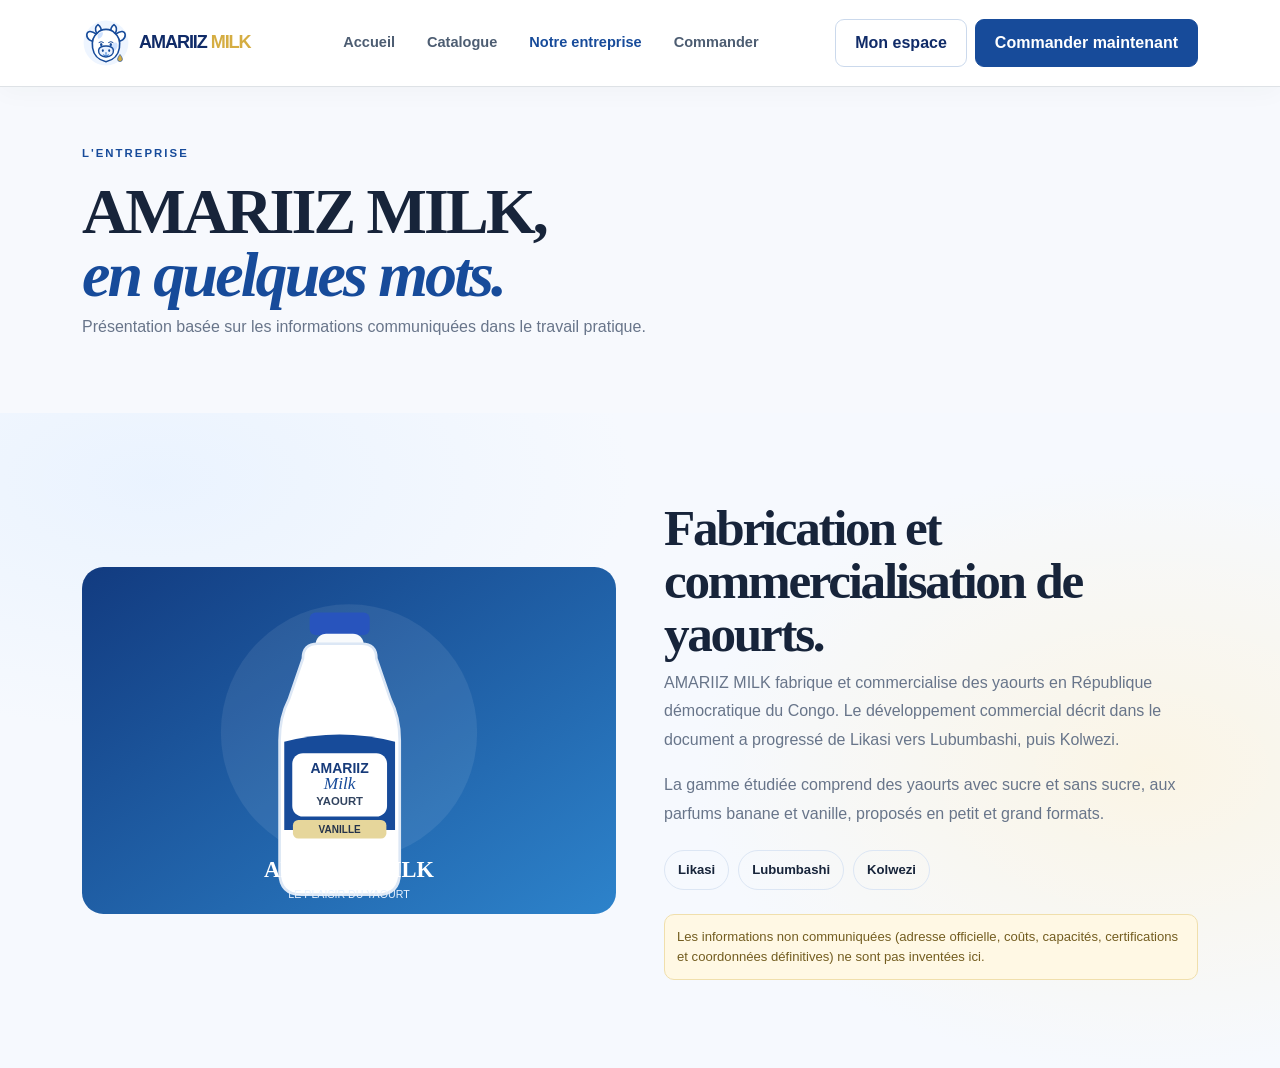
<file: interface AMARIIZ/pages/a-propos.html>
<!doctype html><html lang="fr"><head><meta charset="utf-8"><meta name="viewport" content="width=device-width,initial-scale=1"><title>À propos | AMARIIZ MILK</title><link href="https://cdn.jsdelivr.net/npm/bootstrap@5.3.3/dist/css/bootstrap.min.css" rel="stylesheet"><link rel="stylesheet" href="../assets/css/style.css"></head><body><nav class="navbar navbar-expand-lg navbar-light bg-white sticky-top border-bottom"><div class="container"><a class="navbar-brand brand" href="../index.html"><img src="../assets/images/vache-amariiz.svg?v=4" alt="Emblème vache AMARIIZ"><span>AMARIIZ <em>MILK</em></span></a><button class="navbar-toggler" type="button" data-bs-toggle="collapse" data-bs-target="#amariizMainNav" aria-controls="amariizMainNav" aria-expanded="false" aria-label="Ouvrir le menu"><span class="navbar-toggler-icon"></span></button><div class="collapse navbar-collapse" id="amariizMainNav"><ul class="navbar-nav mx-auto gap-lg-3"><li class="nav-item"><a class="nav-link" href="../index.html">Accueil</a></li><li class="nav-item"><a class="nav-link "  href="catalogue.html">Catalogue</a></li><li class="nav-item"><a class="nav-link active" aria-current="page" href="a-propos.html">Notre entreprise</a></li><li class="nav-item"><a class="nav-link "  href="commander.html">Commander</a></li></ul><a class="btn btn-outline-brand me-lg-2 mb-2 mb-lg-0" href="connexion.html">Mon espace</a><a class="btn btn-brand" href="commander.html">Commander maintenant</a></div></div></nav><header class="page-hero"><div class="container"><div class="eyebrow">L'ENTREPRISE</div><h1>AMARIIZ MILK,<br><i>en quelques mots.</i></h1><p>Présentation basée sur les informations communiquées dans le travail pratique.</p></div></header><main class="section-space"><div class="container"><div class="row g-5 align-items-center"><div class="col-lg-6"><img class="w-100 rounded-4" src="../assets/images/catalogue-amariiz-reference.svg" alt="Catalogue commercial AMARIIZ MILK"></div><div class="col-lg-6"><h2>Fabrication et commercialisation de yaourts.</h2><p class="muted">AMARIIZ MILK fabrique et commercialise des yaourts en République démocratique du Congo. Le développement commercial décrit dans le document a progressé de Likasi vers Lubumbashi, puis Kolwezi.</p><p class="muted">La gamme étudiée comprend des yaourts avec sucre et sans sucre, aux parfums banane et vanille, proposés en petit et grand formats.</p><div class="city-list"><span>Likasi</span><span>Lubumbashi</span><span>Kolwezi</span></div><div class="notice mt-4">Les informations non communiquées (adresse officielle, coûts, capacités, certifications et coordonnées définitives) ne sont pas inventées ici.</div></div></div></div></main><script src="../assets/js/app.js?v=amariiz-live-dashboard-20261113-v4"></script><script src="https://cdn.jsdelivr.net/npm/bootstrap@5.3.3/dist/js/bootstrap.bundle.min.js"></script></body></html>
</file>
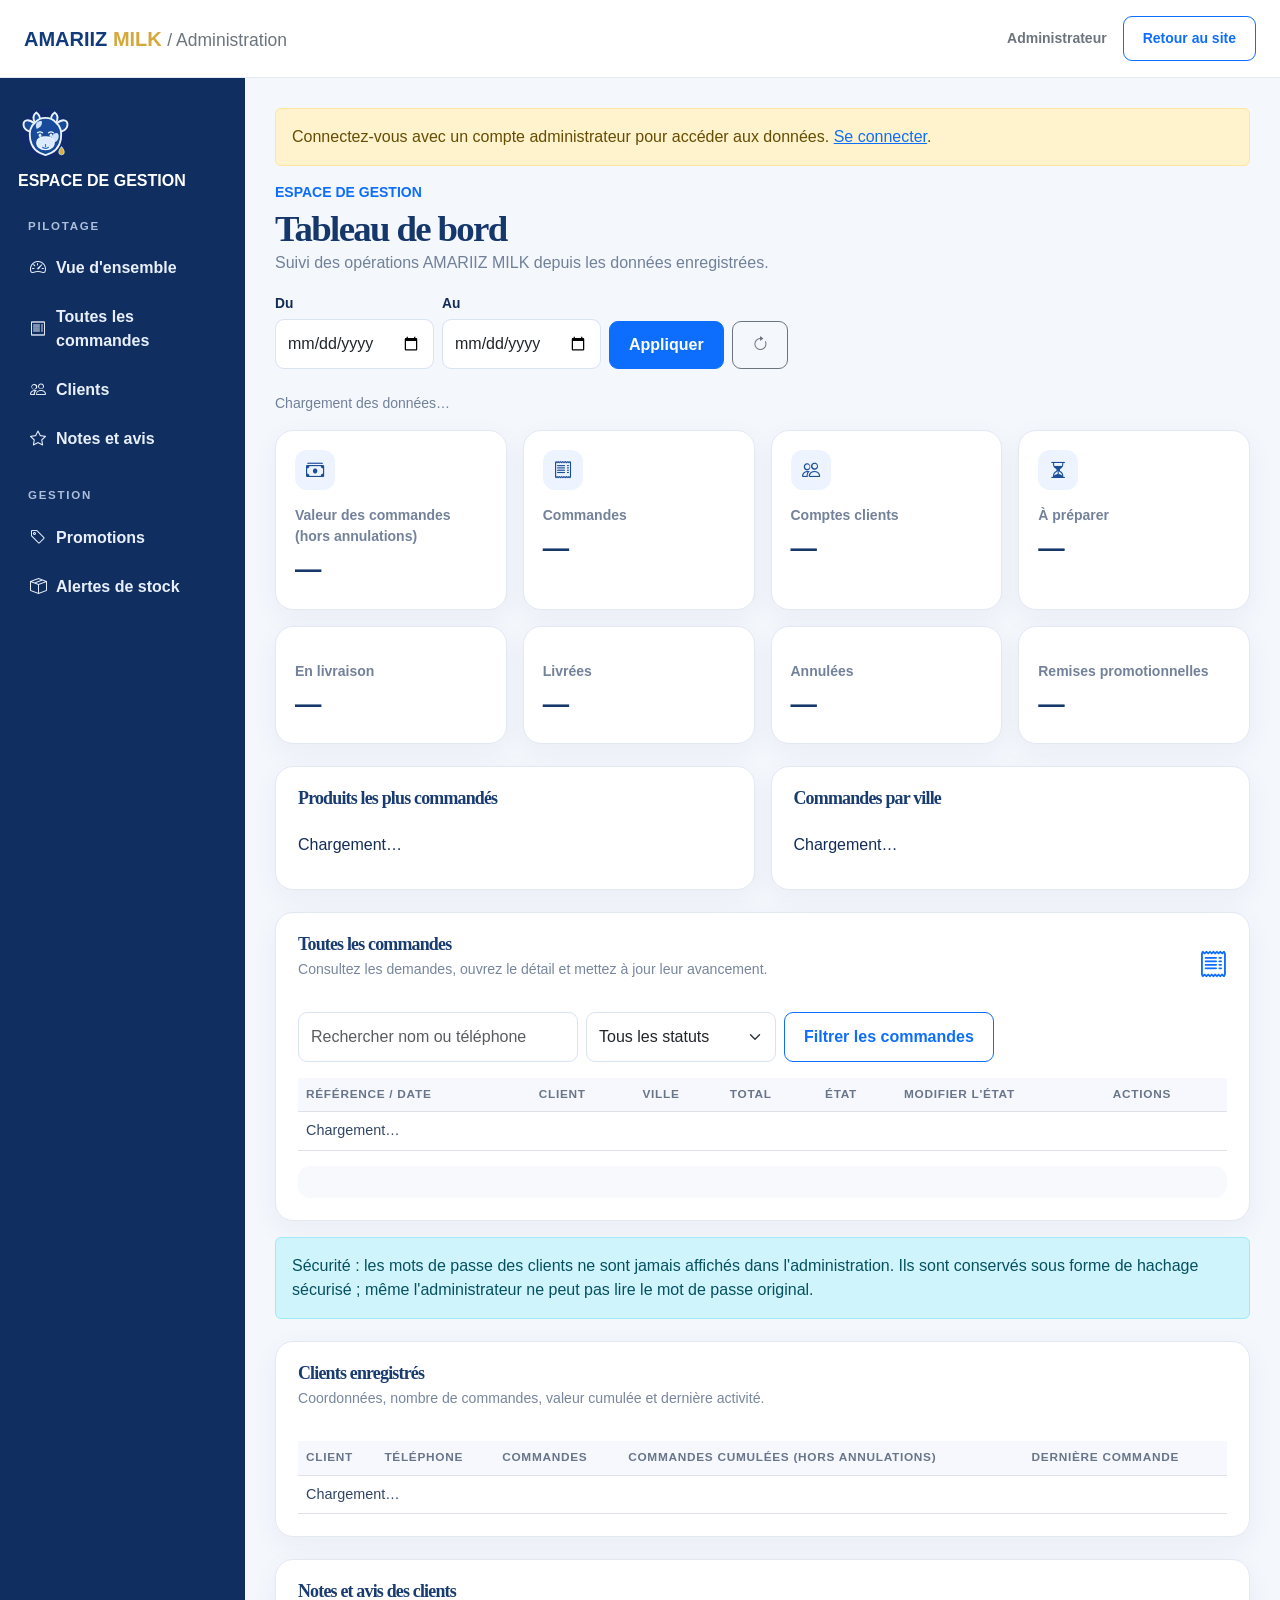
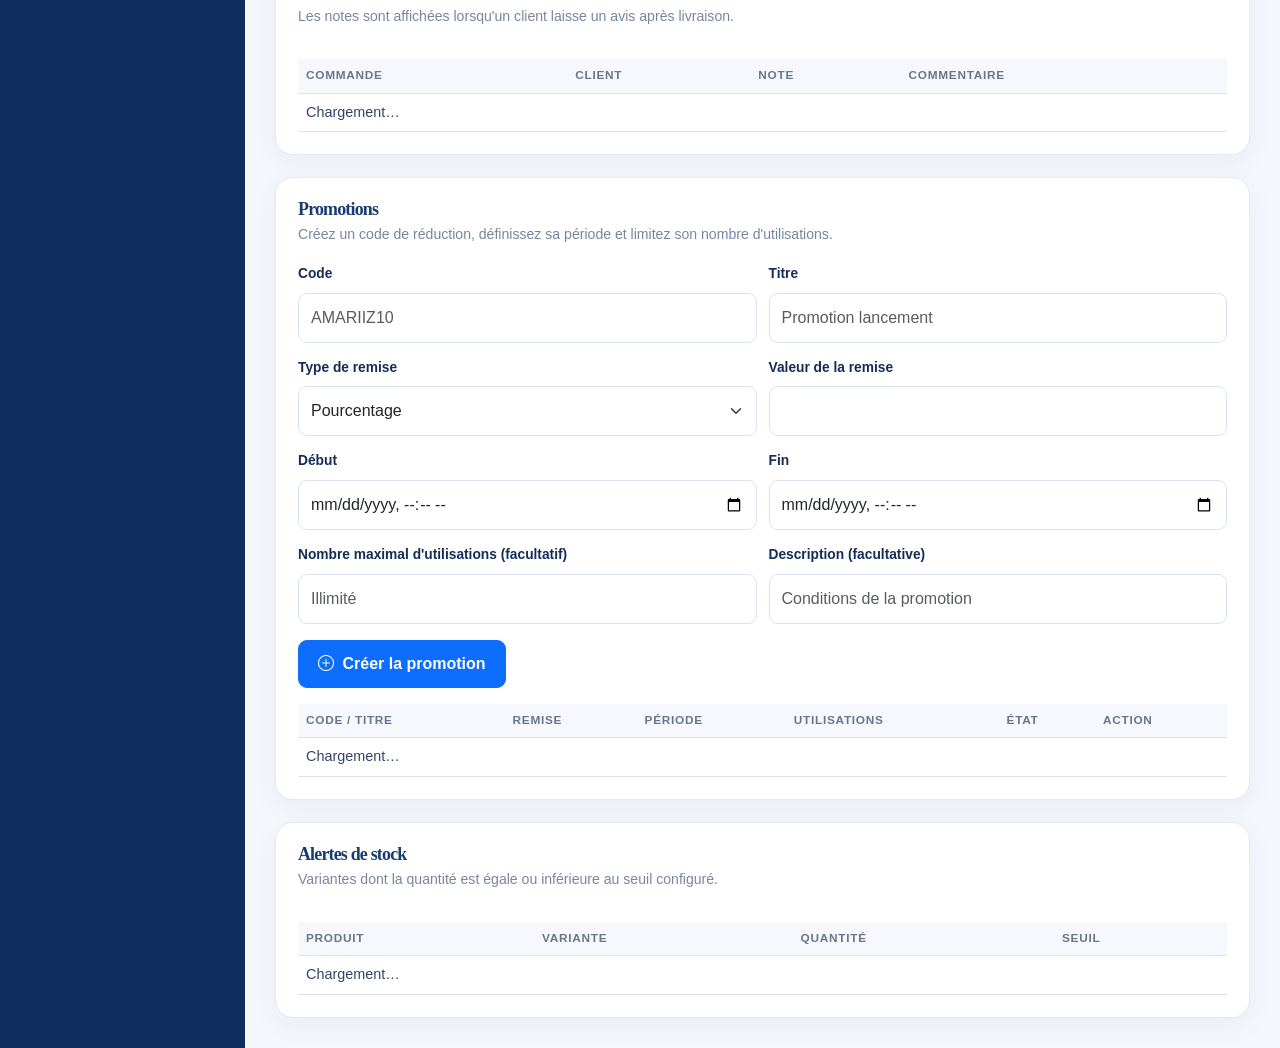
<file: interface AMARIIZ/pages/admin.html>
<!doctype html>
<html lang="fr">
<head>
  <meta charset="utf-8">
  <meta name="viewport" content="width=device-width,initial-scale=1">
  <title>Administration | AMARIIZ MILK</title>
  <link href="https://cdn.jsdelivr.net/npm/bootstrap@5.3.3/dist/css/bootstrap.min.css" rel="stylesheet">
  <link href="https://cdn.jsdelivr.net/npm/bootstrap-icons@1.11.3/font/bootstrap-icons.min.css" rel="stylesheet">
  <link rel="stylesheet" href="../assets/css/style.css?v=amariiz-live-dashboard-20261113-v4">
  <style>
    body{background:#f4f7fc;color:#142d56}
    .admin-top{background:#fff;border-bottom:1px solid #e4eaf3;padding:16px 0}
    .admin-brand{font-weight:900;color:#123b7c;text-decoration:none;font-size:1.25rem}
    .admin-brand em{font-style:normal;color:#d4a83b}
    .admin-layout{display:grid;grid-template-columns:245px minmax(0,1fr);min-height:calc(100vh - 70px)}
    .admin-side{background:#102e60;color:#fff;padding:28px 18px}
    .admin-side .side-caption{color:#aebfdb;font-size:.72rem;letter-spacing:.15em;font-weight:800;margin:25px 10px 10px}
    .admin-side a{display:flex;gap:10px;align-items:center;color:#e8effb;text-decoration:none;padding:11px 12px;border-radius:10px;margin:3px 0;font-weight:650}
    .admin-side a:hover{background:#244a83}
    .admin-main{padding:30px;min-width:0}
    .admin-title{font-size:clamp(1.7rem,3vw,2.3rem);font-weight:900;color:#15376b}
    .admin-muted{color:#71819a}
    .admin-card,.admin-panel{background:#fff;border:1px solid #e2e9f3;border-radius:18px;box-shadow:0 8px 28px rgba(31,67,117,.05)}
    .admin-card{padding:19px;height:100%}
    .admin-card .metric-icon{width:40px;height:40px;border-radius:12px;display:grid;place-items:center;background:#edf3ff;color:#1b4f9a;font-size:1.15rem}
    .admin-card small{display:block;color:#73819a;margin-top:15px;font-weight:650}
    .admin-card strong{display:block;font-size:1.65rem;margin-top:3px;color:#15376b}
    .admin-panel{padding:22px;margin-top:22px}
    .admin-panel h2{font-size:1.12rem;font-weight:850;margin:0;color:#183b70}
    .admin-panel .panel-sub{color:#78869d;font-size:.88rem;margin-top:5px}
    .admin-table{min-width:760px;margin:16px 0 0}
    .admin-table th{font-size:.76rem;text-transform:uppercase;letter-spacing:.04em;color:#71819a;background:#f7f9fd;white-space:nowrap}
    .admin-table td{vertical-align:middle;color:#314664;font-size:.9rem}
    .admin-table td small{display:block;color:#7a879b;margin-top:3px}
    .admin-status{display:inline-block;padding:5px 9px;border-radius:20px;background:#eef2f8;color:#52647d;font-size:.77rem;font-weight:750;white-space:nowrap}
    .status-a_preparer{background:#fff3d9;color:#8d6410}
    .status-en_livraison{background:#e7f1ff;color:#2459a0}
    .status-livree{background:#e4f6ed;color:#21764b}
    .status-annulee{background:#fde9e8;color:#a33d3a}
    .review-stars{color:#d69e19;letter-spacing:1px}
    .admin-list{list-style:none;padding:0;margin:15px 0 0}
    .admin-list li{display:flex;justify-content:space-between;gap:15px;padding:10px 0;border-bottom:1px solid #edf1f6}
    .admin-list li:last-child{border:0}
    .admin-detail{background:#f7f9fd;border-radius:12px;padding:16px;margin-top:15px}
    .admin-detail ul{margin-bottom:12px}
    .admin-form-grid{display:grid;grid-template-columns:repeat(2,minmax(0,1fr));gap:12px}
    .admin-section-anchor{scroll-margin-top:20px}
    @media(max-width:900px){.admin-layout{grid-template-columns:1fr}.admin-side{padding:12px;display:flex;gap:7px;overflow-x:auto}.admin-side .side-caption,.admin-side .brand-block{display:none}.admin-side a{white-space:nowrap;margin:0}.admin-main{padding:18px}}
    @media(max-width:560px){.admin-form-grid{grid-template-columns:1fr}.admin-main{padding:14px}.admin-panel{padding:15px}}
  </style>
</head>
<body>
  <header class="admin-top">
    <div class="container-fluid px-4 d-flex justify-content-between align-items-center">
      <a class="admin-brand" href="../index.html">AMARIIZ <em>MILK</em> <small class="text-secondary fw-normal">/ Administration</small></a>
      <div class="d-flex align-items-center gap-3"><span id="adminUserName" class="small fw-bold text-secondary">Administrateur</span><a href="../index.html" class="btn btn-sm btn-outline-primary">Retour au site</a></div>
    </div>
  </header>
  <div class="admin-layout" id="adminApp">
    <aside class="admin-side">
      <div class="brand-block mb-4"><img src="../assets/images/vache-amariiz-dark.svg?v=3" width="55" alt=""><div class="fw-bold mt-2">ESPACE DE GESTION</div></div>
      <div class="side-caption">PILOTAGE</div>
      <a href="#overview"><i class="bi bi-speedometer2"></i> Vue d'ensemble</a>
      <a href="#orders"><i class="bi bi-receipt"></i> Toutes les commandes</a>
      <a href="#clients"><i class="bi bi-people"></i> Clients</a>
      <a href="#reviews"><i class="bi bi-star"></i> Notes et avis</a>
      <div class="side-caption">GESTION</div>
      <a href="#promotions"><i class="bi bi-tag"></i> Promotions</a>
      <a href="#stock"><i class="bi bi-box-seam"></i> Alertes de stock</a>
    </aside>
    <main class="admin-main">
      <div id="adminAuthMessage" class="alert alert-warning" role="status"></div>
      <section id="overview" class="admin-section-anchor">
        <div class="d-flex justify-content-between align-items-end gap-3 flex-wrap mb-4">
          <div><div class="text-uppercase fw-bold small text-primary mb-2">Espace de gestion</div><h1 class="admin-title mb-1">Tableau de bord</h1><p class="admin-muted mb-0">Suivi des opérations AMARIIZ MILK depuis les données enregistrées.</p></div>
          <div class="d-flex gap-2 align-items-end flex-wrap">
            <div><label class="form-label small mb-1" for="adminFrom">Du</label><input id="adminFrom" class="form-control" type="date"></div>
            <div><label class="form-label small mb-1" for="adminTo">Au</label><input id="adminTo" class="form-control" type="date"></div>
            <button id="adminApplyDates" class="btn btn-primary">Appliquer</button>
            <button id="adminReload" class="btn btn-outline-secondary" title="Actualiser"><i class="bi bi-arrow-clockwise"></i></button>
          </div>
        </div>
        <p id="adminRefreshStatus" class="small admin-muted" aria-live="polite">Chargement des données…</p>
        <div class="row g-3">
          <div class="col-6 col-xl-3"><div class="admin-card"><div class="metric-icon"><i class="bi bi-cash-stack"></i></div><small>Valeur des commandes (hors annulations)</small><strong id="kpiSales">—</strong></div></div>
          <div class="col-6 col-xl-3"><div class="admin-card"><div class="metric-icon"><i class="bi bi-receipt"></i></div><small>Commandes</small><strong id="kpiOrders">—</strong></div></div>
          <div class="col-6 col-xl-3"><div class="admin-card"><div class="metric-icon"><i class="bi bi-people"></i></div><small>Comptes clients</small><strong id="kpiClients">—</strong></div></div>
          <div class="col-6 col-xl-3"><div class="admin-card"><div class="metric-icon"><i class="bi bi-hourglass-split"></i></div><small>À préparer</small><strong id="kpiPending">—</strong></div></div>
          <div class="col-6 col-xl-3"><div class="admin-card"><small>En livraison</small><strong id="kpiDelivery">—</strong></div></div>
          <div class="col-6 col-xl-3"><div class="admin-card"><small>Livrées</small><strong id="kpiDelivered">—</strong></div></div>
          <div class="col-6 col-xl-3"><div class="admin-card"><small>Annulées</small><strong id="kpiCancelled">—</strong></div></div>
          <div class="col-6 col-xl-3"><div class="admin-card"><small>Remises promotionnelles</small><strong id="kpiDiscounts">—</strong></div></div>
        </div>
        <div class="row g-3">
          <div class="col-lg-6"><div class="admin-panel"><h2>Produits les plus commandés</h2><ul class="admin-list" id="topProducts"><li>Chargement…</li></ul></div></div>
          <div class="col-lg-6"><div class="admin-panel"><h2>Commandes par ville</h2><ul class="admin-list" id="topCities"><li>Chargement…</li></ul></div></div>
        </div>
      </section>

      <section id="orders" class="admin-panel admin-section-anchor">
        <div class="d-flex justify-content-between align-items-center gap-2 flex-wrap"><div><h2>Toutes les commandes</h2><p class="panel-sub">Consultez les demandes, ouvrez le détail et mettez à jour leur avancement.</p></div><i class="bi bi-receipt fs-3 text-primary"></i></div>
        <div class="d-flex gap-2 flex-wrap mt-3">
          <input id="adminOrderSearch" class="form-control" style="max-width:280px" placeholder="Rechercher nom ou téléphone">
          <select id="adminOrderStatus" class="form-select" style="max-width:190px"><option value="">Tous les statuts</option><option value="a_preparer">À préparer</option><option value="en_livraison">En livraison</option><option value="livree">Livrée</option><option value="annulee">Annulée</option></select>
          <button id="adminOrderFilter" class="btn btn-outline-primary">Filtrer les commandes</button>
        </div>
        <div class="table-responsive"><table class="table admin-table"><thead><tr><th>Référence / date</th><th>Client</th><th>Ville</th><th>Total</th><th>État</th><th>Modifier l'état</th><th>Actions</th></tr></thead><tbody id="adminOrders"><tr><td colspan="7">Chargement…</td></tr></tbody></table></div>
        <div id="orderDetail" class="admin-detail" aria-live="polite"></div>
      </section>

      <div class="alert alert-info mt-3 mb-0">Sécurité : les mots de passe des clients ne sont jamais affichés dans l'administration. Ils sont conservés sous forme de hachage sécurisé ; même l'administrateur ne peut pas lire le mot de passe original.</div>

      <section id="clients" class="admin-panel admin-section-anchor">
        <div><h2>Clients enregistrés</h2><p class="panel-sub">Coordonnées, nombre de commandes, valeur cumulée et dernière activité.</p></div>
        <div class="table-responsive"><table class="table admin-table"><thead><tr><th>Client</th><th>Téléphone</th><th>Commandes</th><th>Commandes cumulées (hors annulations)</th><th>Dernière commande</th></tr></thead><tbody id="adminClients"><tr><td colspan="5">Chargement…</td></tr></tbody></table></div>
      </section>

      <section id="reviews" class="admin-panel admin-section-anchor">
        <div><h2>Notes et avis des clients</h2><p class="panel-sub">Les notes sont affichées lorsqu'un client laisse un avis après livraison.</p></div>
        <div class="table-responsive"><table class="table admin-table"><thead><tr><th>Commande</th><th>Client</th><th>Note</th><th>Commentaire</th></tr></thead><tbody id="adminReviews"><tr><td colspan="4">Chargement…</td></tr></tbody></table></div>
      </section>

      <section id="promotions" class="admin-panel admin-section-anchor">
        <div><h2>Promotions</h2><p class="panel-sub">Créez un code de réduction, définissez sa période et limitez son nombre d'utilisations.</p></div>
        <form id="promotionForm" class="mt-3">
          <div class="admin-form-grid">
            <div><label class="form-label" for="promoCode">Code</label><input id="promoCode" name="code" class="form-control" required maxlength="40" placeholder="AMARIIZ10"></div>
            <div><label class="form-label" for="promoTitle">Titre</label><input id="promoTitle" name="title" class="form-control" required placeholder="Promotion lancement"></div>
            <div><label class="form-label" for="promoType">Type de remise</label><select id="promoType" name="discount_type" class="form-select"><option value="percent">Pourcentage</option><option value="fixed">Montant fixe (FC)</option></select></div>
            <div><label class="form-label" for="promoValue">Valeur de la remise</label><input id="promoValue" name="discount_value" type="number" min="0.01" step="0.01" class="form-control" required></div>
            <div><label class="form-label" for="promoStart">Début</label><input id="promoStart" name="starts_at" type="datetime-local" class="form-control" required></div>
            <div><label class="form-label" for="promoEnd">Fin</label><input id="promoEnd" name="ends_at" type="datetime-local" class="form-control" required></div>
            <div><label class="form-label" for="promoMax">Nombre maximal d'utilisations (facultatif)</label><input id="promoMax" name="max_uses" type="number" min="1" class="form-control" placeholder="Illimité"></div>
            <div><label class="form-label" for="promoDescription">Description (facultative)</label><input id="promoDescription" name="description" class="form-control" placeholder="Conditions de la promotion"></div>
          </div>
          <button class="btn btn-primary mt-3" type="submit"><i class="bi bi-plus-circle me-1"></i> Créer la promotion</button>
        </form>
        <div class="table-responsive"><table class="table admin-table"><thead><tr><th>Code / titre</th><th>Remise</th><th>Période</th><th>Utilisations</th><th>État</th><th>Action</th></tr></thead><tbody id="adminPromotions"><tr><td colspan="6">Chargement…</td></tr></tbody></table></div>
      </section>

      <section id="stock" class="admin-panel admin-section-anchor">
        <div><h2>Alertes de stock</h2><p class="panel-sub">Variantes dont la quantité est égale ou inférieure au seuil configuré.</p></div>
        <div class="table-responsive"><table class="table admin-table"><thead><tr><th>Produit</th><th>Variante</th><th>Quantité</th><th>Seuil</th></tr></thead><tbody id="adminStock"><tr><td colspan="4">Chargement…</td></tr></tbody></table></div>
      </section>
    </main>
  </div>
  <script src="../assets/js/app.js?v=amariiz-live-dashboard-20261113-v4"></script>
  <script src="https://cdn.jsdelivr.net/npm/bootstrap@5.3.3/dist/js/bootstrap.bundle.min.js"></script>
</body>
</html>
</file>
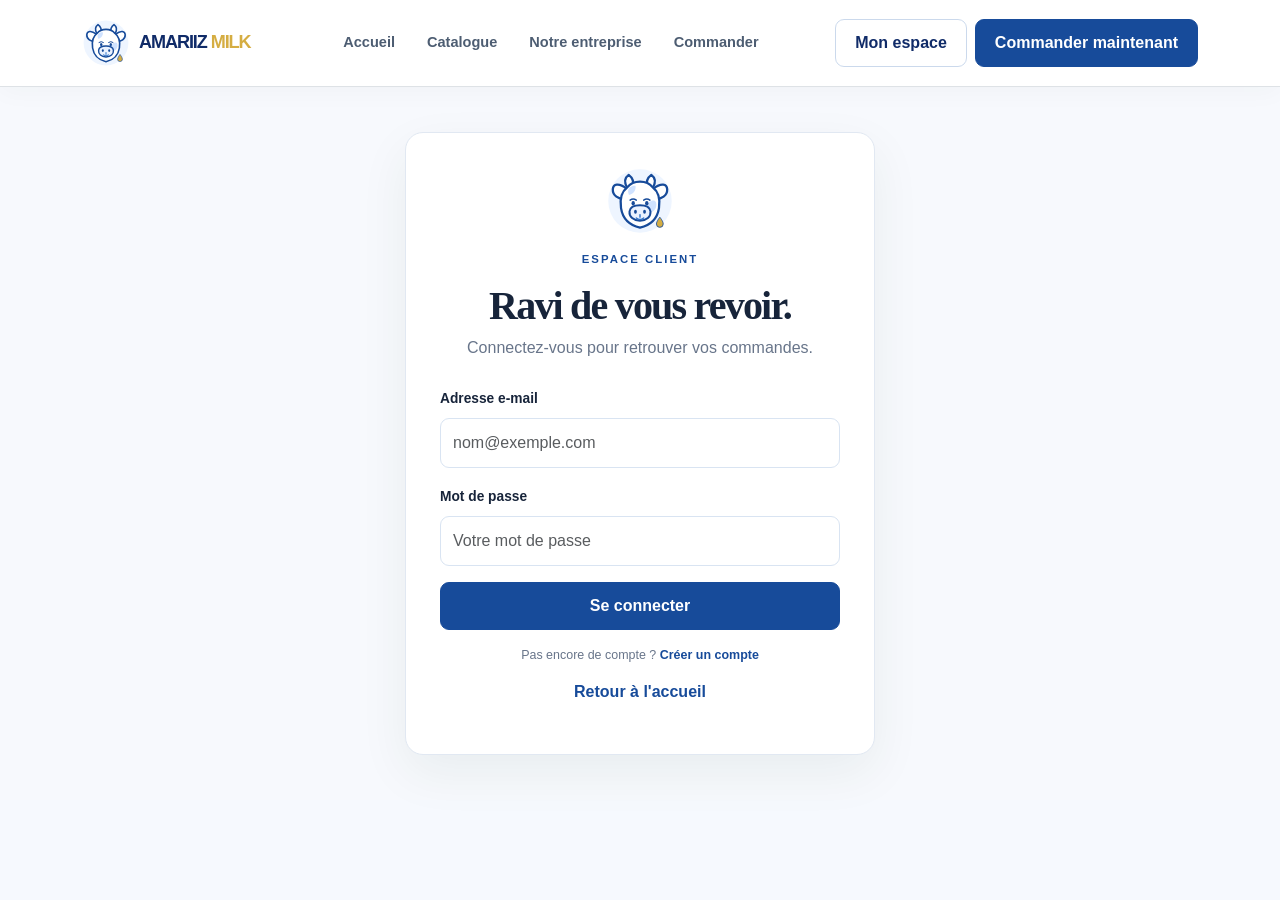
<file: interface AMARIIZ/pages/connexion.html>
<!doctype html><html lang="fr"><head><meta charset="utf-8"><meta name="viewport" content="width=device-width,initial-scale=1"><title>Connexion | AMARIIZ MILK</title><link href="https://cdn.jsdelivr.net/npm/bootstrap@5.3.3/dist/css/bootstrap.min.css" rel="stylesheet"><link rel="stylesheet" href="../assets/css/style.css"></head><body><nav class="navbar navbar-expand-lg navbar-light bg-white sticky-top border-bottom"><div class="container"><a class="navbar-brand brand" href="../index.html"><img src="../assets/images/vache-amariiz.svg?v=4" alt="Emblème vache AMARIIZ"><span>AMARIIZ <em>MILK</em></span></a><button class="navbar-toggler" type="button" data-bs-toggle="collapse" data-bs-target="#amariizMainNav" aria-controls="amariizMainNav" aria-expanded="false" aria-label="Ouvrir le menu"><span class="navbar-toggler-icon"></span></button><div class="collapse navbar-collapse" id="amariizMainNav"><ul class="navbar-nav mx-auto gap-lg-3"><li class="nav-item"><a class="nav-link" href="../index.html">Accueil</a></li><li class="nav-item"><a class="nav-link" href="catalogue.html">Catalogue</a></li><li class="nav-item"><a class="nav-link" href="a-propos.html">Notre entreprise</a></li><li class="nav-item"><a class="nav-link" href="commander.html">Commander</a></li></ul><a class="btn btn-outline-brand me-lg-2 mb-2 mb-lg-0" href="connexion.html">Mon espace</a><a class="btn btn-brand" href="commander.html">Commander maintenant</a></div></div></nav><div class="auth-wrap"><form class="auth-card" id="loginForm"><div class="text-center mb-4"><img src="../assets/images/vache-amariiz.svg?v=3" width="68" alt=""><div class="eyebrow justify-content-center mt-3">ESPACE CLIENT</div><h1>Ravi de vous revoir.</h1><p class="muted">Connectez-vous pour retrouver vos commandes.</p></div><label class="form-label">Adresse e-mail</label><input class="form-control mb-3" name="email" type="email" required placeholder="nom@exemple.com"><label class="form-label">Mot de passe</label><input class="form-control mb-3" name="password" type="password" required placeholder="Votre mot de passe"><button class="btn btn-brand w-100">Se connecter</button><p class="form-feedback small text-danger mt-3"></p><p class="text-center small-muted mt-3">Pas encore de compte ? <a href="inscription.html" class="text-action">Créer un compte</a></p><p class="text-center"><a href="../index.html" class="text-action">Retour à l'accueil</a></p></form></div><script src="../assets/js/app.js?v=amariiz-live-dashboard-20261113-v4"></script><script src="https://cdn.jsdelivr.net/npm/bootstrap@5.3.3/dist/js/bootstrap.bundle.min.js"></script></body></html>
</file>
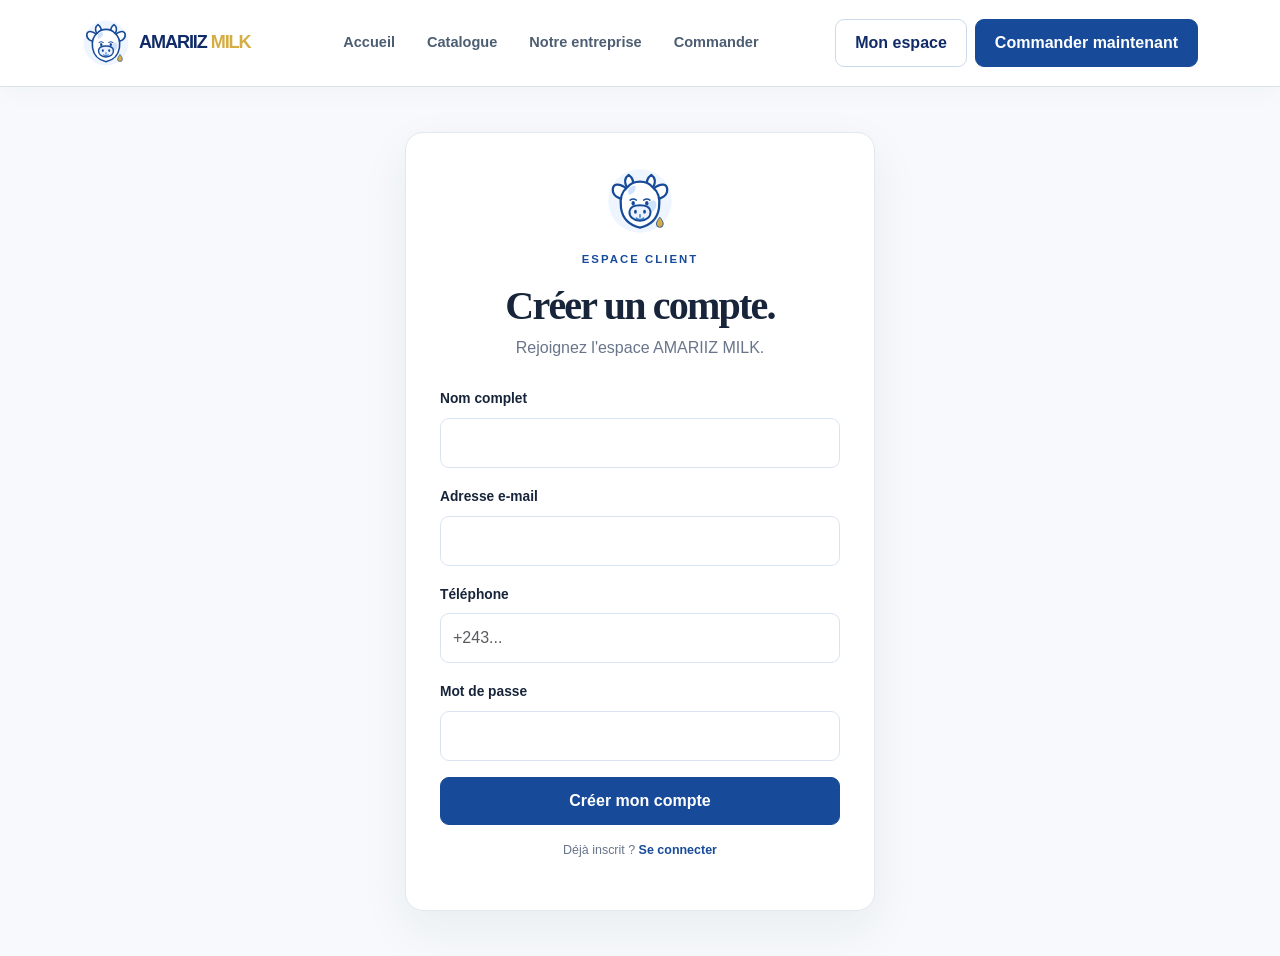
<file: interface AMARIIZ/pages/inscription.html>
<!doctype html><html lang="fr"><head><meta charset="utf-8"><meta name="viewport" content="width=device-width,initial-scale=1"><title>Inscription | AMARIIZ MILK</title><link href="https://cdn.jsdelivr.net/npm/bootstrap@5.3.3/dist/css/bootstrap.min.css" rel="stylesheet"><link rel="stylesheet" href="../assets/css/style.css"></head><body><nav class="navbar navbar-expand-lg navbar-light bg-white sticky-top border-bottom"><div class="container"><a class="navbar-brand brand" href="../index.html"><img src="../assets/images/vache-amariiz.svg?v=4" alt="Emblème vache AMARIIZ"><span>AMARIIZ <em>MILK</em></span></a><button class="navbar-toggler" type="button" data-bs-toggle="collapse" data-bs-target="#amariizMainNav" aria-controls="amariizMainNav" aria-expanded="false" aria-label="Ouvrir le menu"><span class="navbar-toggler-icon"></span></button><div class="collapse navbar-collapse" id="amariizMainNav"><ul class="navbar-nav mx-auto gap-lg-3"><li class="nav-item"><a class="nav-link" href="../index.html">Accueil</a></li><li class="nav-item"><a class="nav-link" href="catalogue.html">Catalogue</a></li><li class="nav-item"><a class="nav-link" href="a-propos.html">Notre entreprise</a></li><li class="nav-item"><a class="nav-link" href="commander.html">Commander</a></li></ul><a class="btn btn-outline-brand me-lg-2 mb-2 mb-lg-0" href="connexion.html">Mon espace</a><a class="btn btn-brand" href="commander.html">Commander maintenant</a></div></div></nav><div class="auth-wrap"><form class="auth-card" id="registerForm"><div class="text-center mb-4"><img src="../assets/images/vache-amariiz.svg?v=3" width="68" alt=""><div class="eyebrow justify-content-center mt-3">ESPACE CLIENT</div><h1>Créer un compte.</h1><p class="muted">Rejoignez l'espace AMARIIZ MILK.</p></div><label class="form-label">Nom complet</label><input class="form-control mb-3" name="name" required><label class="form-label">Adresse e-mail</label><input class="form-control mb-3" name="email" type="email" required><label class="form-label">Téléphone</label><input class="form-control mb-3" name="phone" type="tel" required placeholder="+243..."><label class="form-label">Mot de passe</label><input class="form-control mb-3" name="password" type="password" minlength="8" required><button class="btn btn-brand w-100">Créer mon compte</button><p class="form-feedback small text-danger mt-3"></p><p class="text-center small-muted mt-3">Déjà inscrit ? <a href="connexion.html" class="text-action">Se connecter</a></p></form></div><script src="../assets/js/app.js?v=amariiz-live-dashboard-20261113-v4"></script><script src="https://cdn.jsdelivr.net/npm/bootstrap@5.3.3/dist/js/bootstrap.bundle.min.js"></script></body></html>
</file>
<file: interface AMARIIZ/assets/css/style.css>
:root{--navy:#102b68;--blue:#174b9a;--blue2:#2f72c8;--pale:#eaf2ff;--cream:#f7f9fd;--gold:#d5ad42;--ink:#17243a;--muted:#68758a;--line:#e1e8f2}*{box-sizing:border-box}body{font-family:"DM Sans",sans-serif;color:var(--ink);background:#fff}h1,h2,h3{font-family:"Playfair Display",serif;font-weight:700;letter-spacing:-.045em}h1{font-size:clamp(3rem,6vw,5.5rem);line-height:.99}h2{font-size:clamp(2.4rem,4vw,3.6rem);line-height:1.04}h1 i,h2 i{color:var(--blue);font-weight:600}.topline{background:var(--navy);color:#e7efff;font-size:.76rem;padding:8px 0}.topline i{color:var(--gold);margin-right:7px}.navbar{padding:14px 0;box-shadow:0 5px 24px #12351a08}.brand{display:flex;align-items:center;gap:9px;font-size:1.13rem;font-weight:800;letter-spacing:-.06em;color:var(--navy)!important}.brand img{width:48px;height:48px}.brand em{font-style:normal;color:var(--gold)}.nav-link{font-size:.91rem;font-weight:600;color:#4d5d72!important}.nav-link.active,.nav-link:hover{color:var(--blue)!important}.btn{font-weight:700;border-radius:9px;padding:11px 19px}.btn-brand{background:var(--blue);border:1px solid var(--blue);color:white}.btn-brand:hover{background:var(--navy);border-color:var(--navy);color:#fff}.btn-outline-brand{border:1px solid #cbd9ec;color:var(--navy)}.btn-outline-brand:hover{background:var(--pale);color:var(--navy)}.btn-light-outline{border:1px solid #cbd9ec;background:#ffffffb8;color:var(--navy)}.btn-gold{background:var(--gold);color:#1e2d20;border:0}.btn-gold:hover{background:#e5c365;color:#17251c}.hero{padding:72px 0 65px;background:radial-gradient(ellipse at 85% 50%,#e5efff 0,transparent 44%),linear-gradient(115deg,#f7f9fd,#fff 65%)}.eyebrow{font-size:.71rem;font-weight:800;letter-spacing:.18em;color:var(--blue);display:flex;align-items:center;gap:9px;margin-bottom:18px}.eyebrow span{width:8px;height:8px;background:var(--gold);border-radius:50%}.hero-lead{max-width:525px;color:var(--muted);font-size:1.08rem;line-height:1.8;margin-top:24px}.hero-visual{min-height:430px;position:relative;display:grid;place-items:center}.hero-orbit{position:absolute;width:78%;aspect-ratio:1;border-radius:50%;background:linear-gradient(145deg,#dce8fb,#f6f9ff);box-shadow:inset 0 0 0 1px #fff,0 25px 80px #214c2710}.hero-photo{width:90%;height:390px;object-fit:contain;object-position:center;background:#eaf2ff;border-radius:26px;position:relative;box-shadow:0 24px 55px #163f2228;border:8px solid white}.floating-price{position:absolute;bottom:25px;left:0;background:white;padding:14px 20px;border-radius:13px;box-shadow:0 14px 36px #143c1d1d}.floating-price small{display:block;color:var(--muted);font-size:.7rem}.floating-price strong{color:var(--blue);font-size:1.4rem}.floating-price strong small{display:inline;color:var(--blue)}.hero-facts{display:flex;gap:32px;margin-top:45px}.hero-facts div{display:flex;flex-direction:column}.hero-facts b{font-family:"Playfair Display";font-size:1.8rem;color:var(--blue);line-height:1}.hero-facts span{font-size:.75rem;color:var(--muted);margin-top:5px}.trust-strip{border-block:1px solid var(--line);padding:20px 0}.trust-strip .row>div{display:flex;align-items:center;justify-content:center;gap:10px;font-weight:700;font-size:.88rem}.trust-strip i{font-size:1.3rem;color:var(--blue)}.section-space{padding:88px 0}.section-head{display:flex;align-items:end;justify-content:space-between;gap:20px;margin-bottom:35px}.section-head h2{margin:0}.text-action{color:var(--blue);text-decoration:none;font-weight:800;white-space:nowrap}.product-card{height:100%;padding:14px;border:1px solid var(--line);border-radius:16px;background:#fff;transition:.25s}.product-card:hover{transform:translateY(-5px);box-shadow:0 18px 38px #143d1a12}.product-image{height:230px;aspect-ratio:4/3;border-radius:12px;background:linear-gradient(145deg,#f4f8ff,#eaf1fb);border:1px solid #e1eaf7;display:grid;place-items:center;overflow:hidden;padding:12px}.product-image img{height:100%;width:100%;object-fit:contain;object-position:center;padding:0;border-radius:9px}.product-card h5{font-weight:800;font-size:1rem;margin:15px 0 5px}.product-meta{font-size:.8rem;color:var(--muted)}.product-price{font-weight:800;color:var(--blue);font-size:1.05rem}.tag{display:inline-block;background:var(--pale);color:var(--blue);border-radius:50px;padding:5px 9px;font-size:.68rem;font-weight:800}.source-note,.small-muted{font-size:.78rem;color:var(--muted)}.story{background:var(--cream)}.story-visual{position:relative;padding:18px;background:#e8f0fb;border-radius:22px}.story-visual>img{width:100%;height:360px;object-fit:contain;background:#eaf2ff;border-radius:14px}.story-stamp{position:absolute;right:0;bottom:0;background:var(--navy);color:white;padding:15px 22px;border-radius:14px 0 14px 0;display:grid;text-align:center;line-height:1}.story-stamp span{font-weight:800;letter-spacing:.1em}.story-stamp b{font-family:"Playfair Display";font-size:1.6rem;color:var(--gold)}.story-stamp small{font-size:.65rem;color:#d9e7ff}.muted{color:var(--muted);line-height:1.8}.city-list{display:flex;flex-wrap:wrap;gap:9px;margin-top:22px}.city-list span{padding:9px 13px;border:1px solid #dce6f4;border-radius:50px;font-size:.82rem;font-weight:700}.city-list i{color:var(--blue);margin-right:5px}.order-band{background:linear-gradient(110deg,#102b68,#174b9a);color:white}.order-band h2{font-size:clamp(2.5rem,4vw,3.6rem)}.order-band p{color:#d4e4ff;max-width:620px;line-height:1.8}.eyebrow.light{color:#e4c96f}.steps .step-card{height:100%;position:relative;padding:28px;border:1px solid var(--line);border-radius:15px}.step-card>b{position:absolute;right:22px;top:18px;color:#dce6f4;font-size:2rem;font-family:"Playfair Display"}.step-card>i{font-size:1.7rem;color:var(--blue)}.step-card h5{font-weight:800;margin-top:20px}.step-card p{color:var(--muted);margin:0;line-height:1.7}.footer{background:#0b2454;color:#d5e2f7;padding:55px 0 18px}.brand-footer{color:white!important}.footer h6{color:white;font-weight:800;margin:8px 0 18px}.footer a:not(.brand){display:block;text-decoration:none;color:#c6d7f0;margin:10px 0;font-size:.9rem}.footer a:hover{color:white}.footer p{color:#b9cde8;font-size:.9rem}.footer-bottom{border-top:1px solid #ffffff20;padding-top:17px;margin-top:35px;font-size:.78rem;color:#9fb6d5}.page-hero{padding:58px 0;background:var(--cream)}.page-hero h1{font-size:clamp(2.8rem,5vw,4rem)}.page-hero p{color:var(--muted)}.filter-row{display:flex;flex-wrap:wrap;gap:9px}.filter-btn{border:1px solid var(--line);background:#fff;border-radius:50px;padding:8px 16px;font-size:.84rem;font-weight:700}.filter-btn.active,.filter-btn:hover{background:var(--blue);border-color:var(--blue);color:white}.panel{background:white;border:1px solid var(--line);border-radius:16px;padding:25px;box-shadow:0 12px 32px #153b1a08}.form-control,.form-select{border-radius:9px;border-color:#d9e4f2;padding:12px}.form-control:focus,.form-select:focus{border-color:var(--blue);box-shadow:0 0 0 .2rem #174b9a18}.form-label{font-weight:700;font-size:.86rem}.auth-wrap{min-height:75vh;background:var(--cream);display:grid;place-items:center;padding:45px 15px}.auth-card{width:min(100%,470px);padding:34px;background:white;border:1px solid var(--line);border-radius:18px;box-shadow:0 18px 50px #143c1a10}.auth-card h1{font-size:2.5rem}.notice{background:#fff8e4;border:1px solid #f0dfac;border-radius:10px;padding:12px;color:#735d20;font-size:.82rem}.table thead th{font-size:.74rem;text-transform:uppercase;letter-spacing:.06em;color:var(--muted);background:#f6f8fd}.status{display:inline-block;padding:5px 10px;border-radius:50px;background:#e7efff;color:var(--blue);font-size:.72rem;font-weight:800}.status.pending{background:#fff2d7;color:#936b17}.status.transit{background:#e8f1fb;color:#2a5d8d}.dashboard{background:#f5f7fb;min-height:100vh}.sidebar{background:#102b68;color:white;min-height:100vh;padding:25px 15px}.sidebar a{display:block;text-decoration:none;color:#d4e5f8;padding:11px 12px;border-radius:8px;margin:3px 0;font-size:.9rem}.sidebar a.active,.sidebar a:hover{background:#ffffff20;color:white}.stat-card{height:100%;padding:18px;background:white;border:1px solid var(--line);border-radius:13px}.stat-card small{color:var(--muted)}.stat-card strong{display:block;font-size:1.6rem;margin-top:7px}.stat-icon{width:40px;height:40px;border-radius:11px;background:var(--pale);color:var(--blue);display:grid;place-items:center;font-size:1.2rem;margin-bottom:14px}.bar-chart{height:190px;display:flex;align-items:end;gap:7%;padding:15px 5%;background:repeating-linear-gradient(to bottom,transparent 0,transparent 46px,#e9eef6 47px)}.bar-chart span{flex:1;background:linear-gradient(180deg,#3b78c8,#d8e6fa);border-radius:7px 7px 0 0}@media(max-width:767px){.hero{padding:48px 0}.hero-visual{min-height:330px}.hero-photo{height:300px}.hero-facts{gap:22px;margin-top:30px}.section-space{padding:60px 0}.section-head{display:block}.text-action{display:inline-block;margin-top:17px}.trust-strip .row>div{justify-content:flex-start}.story-visual>img{height:260px}.sidebar{min-height:auto}.sidebar nav{display:flex;overflow:auto;gap:5px}.sidebar a{white-space:nowrap}.footer{padding-top:40px}.product-image{height:190px;padding:8px}}

/* Publicité vidéo AMARIIZ */
.amariiz-ad{background:linear-gradient(135deg,#f5f8ff 0%,#fff 55%,#fff9e9 100%)}
.amariiz-ad-card{display:grid;grid-template-columns:minmax(260px,.78fr) minmax(0,1.22fr);gap:38px;align-items:center;padding:clamp(22px,4vw,48px);background:#fff;border:1px solid var(--line);border-radius:26px;box-shadow:0 24px 70px #102b6812}
.amariiz-ad-copy h2{margin:0 0 18px}
.amariiz-ad-copy p{max-width:430px;color:var(--muted);line-height:1.8;margin-bottom:25px}
.amariiz-video-frame{position:relative;overflow:hidden;border-radius:18px;background:#07152f;box-shadow:0 18px 42px #102b682b;aspect-ratio:16/9}
.amariiz-video-frame video{display:block;width:100%;height:100%;object-fit:cover}
.amariiz-video-frame:focus-within{outline:3px solid #d5ad42;outline-offset:4px}
.hero-orbit{animation:amariiz-orbit-pulse 7s ease-in-out infinite}
.hero-photo{transition:transform .55s cubic-bezier(.2,.75,.25,1),box-shadow .55s ease;animation:amariiz-hero-float 6s ease-in-out infinite}
.hero-visual:hover .hero-photo{transform:translateY(-8px) scale(1.025);box-shadow:0 30px 65px #163f2238}
.floating-price{transition:transform .35s ease,box-shadow .35s ease;animation:amariiz-price-float 5s ease-in-out infinite}
.hero-visual:hover .floating-price{transform:translateY(-7px) rotate(-2deg);box-shadow:0 18px 42px #143c1d2b}
@keyframes amariiz-orbit-pulse{0%,100%{transform:scale(1);opacity:.85}50%{transform:scale(1.045);opacity:1}}
@keyframes amariiz-hero-float{0%,100%{translate:0 0}50%{translate:0 -7px}}
@keyframes amariiz-price-float{0%,100%{translate:0 0}50%{translate:0 -5px}}
@media(max-width:991px){.amariiz-ad-card{grid-template-columns:1fr;gap:26px}.amariiz-ad-copy{text-align:center}.amariiz-ad-copy .eyebrow{justify-content:center}.amariiz-ad-copy p{margin-inline:auto}.amariiz-video-frame{grid-row:1}}
@media(max-width:575px){.amariiz-ad{padding-block:48px}.amariiz-ad-card{padding:18px;border-radius:18px}.amariiz-video-frame{border-radius:12px}}
@media(prefers-reduced-motion:reduce){.hero-orbit,.hero-photo,.floating-price{animation:none!important;transition:none!important}}


/* Identité visuelle AMARIIZ : emblème vache bleu */
.brand img{transition:transform .45s cubic-bezier(.2,.75,.25,1),filter .45s ease;transform-origin:50% 58%}
.brand:focus-visible img{outline:3px solid var(--gold);outline-offset:3px;border-radius:12px}
.hero-cow-badge{position:absolute;z-index:3;top:12px;right:8px;width:106px;display:flex;flex-direction:column;align-items:center;gap:2px;padding:8px 9px 9px;border:1px solid #d9e7f8;border-radius:18px;background:rgba(255,255,255,.96);color:var(--blue);text-decoration:none;font-size:.68rem;font-weight:800;text-align:center;box-shadow:0 12px 30px #102b681c;transition:transform .35s ease,box-shadow .35s ease;animation:amariiz-cow-bob 5s ease-in-out infinite}
.hero-cow-badge img{width:58px;height:58px;object-fit:contain}
.hero-cow-badge span{line-height:1.2}
.hero-cow-badge:focus-visible{outline:3px solid var(--gold);outline-offset:4px}
@media(hover:hover) and (pointer:fine){.brand:hover img{transform:rotate(-7deg) scale(1.09);filter:drop-shadow(0 5px 7px #174b9a30)}.hero-cow-badge:hover{transform:translateY(-6px) rotate(3deg) scale(1.04);box-shadow:0 18px 38px #102b6830;color:var(--navy)}}
@keyframes amariiz-cow-bob{0%,100%{translate:0 0}50%{translate:0 -5px}}
@media(max-width:575px){.hero-cow-badge{top:8px;right:4px;width:84px;padding:6px;border-radius:14px}.hero-cow-badge img{width:46px;height:46px}.hero-cow-badge span{font-size:.62rem}}
@media(prefers-reduced-motion:reduce){.brand img,.hero-cow-badge{animation:none!important;transition:none!important}}


/* Correctifs visuels : publicité compacte et mascotte vache visible */
.amariiz-ad-card{
  grid-template-columns:minmax(0,1fr) minmax(0,.9fr);
  gap:28px;
  padding:clamp(20px,3vw,36px);
}
.amariiz-video-frame{
  width:100%;
  max-width:420px;
  max-height:236px;
  justify-self:end;
  aspect-ratio:16/9;
}
.amariiz-video-frame video{
  width:100%;
  height:100%;
  object-fit:contain;
  background:#07152f;
}
.hero-cow-badge{
  top:12px;
  right:12px;
  width:150px;
  min-height:166px;
  padding:10px;
  border:2px solid #a9c8f2;
  border-radius:22px;
  background:#fff;
  box-shadow:0 15px 38px #102b6840;
}
.hero-cow-badge img{
  display:block;
  width:118px;
  height:118px;
  object-fit:contain;
}
.hero-cow-badge span{
  display:block;
  color:#174b9a;
  font-size:.78rem;
  font-weight:900;
  line-height:1.2;
}
@media(max-width:991px){
  .amariiz-ad-card{grid-template-columns:1fr;gap:22px}
  .amariiz-video-frame{justify-self:center;max-width:520px;max-height:none}
}
@media(max-width:575px){
  .amariiz-video-frame{max-width:100%;max-height:none}
  .hero-cow-badge{width:108px;min-height:120px;top:5px;right:5px;padding:6px;border-radius:16px}
  .hero-cow-badge img{width:82px;height:82px}
  .hero-cow-badge span{font-size:.65rem}
}
@media(prefers-reduced-motion:reduce){
  .hero-cow-badge{animation:none!important;transition:none!important}
}


/* AMARIIZ — ambiance lactée et publicité plus discrète */
body{
  background:
    radial-gradient(ellipse at 8% 14%,rgba(218,235,255,.55) 0,rgba(218,235,255,0) 28%),
    radial-gradient(ellipse at 92% 38%,rgba(255,239,199,.34) 0,rgba(255,239,199,0) 26%),
    #f8f9fc;
}
.topline{background:#102b68}
.navbar{background:rgba(255,255,255,.94)!important;backdrop-filter:blur(14px)}
.hero{
  position:relative;
  isolation:isolate;
  overflow:hidden;
  background:linear-gradient(115deg,#f4f8ff 0%,#fff 52%,#fff8e9 100%);
}
.hero:before{
  content:"";
  position:absolute;
  z-index:-1;
  inset:auto -4% -18% -4%;
  height:48%;
  background:url("../images/milk-splash.svg") center bottom/cover no-repeat;
  opacity:.72;
  pointer-events:none;
}
.hero:after{
  content:"";
  position:absolute;
  z-index:-1;
  width:360px;height:360px;border-radius:50%;
  right:-120px;top:-160px;
  background:radial-gradient(circle,rgba(214,232,255,.78),rgba(214,232,255,0) 70%);
  pointer-events:none;
}
.section-space{background:transparent}
.trust-strip{
  background:linear-gradient(90deg,#eaf2ff,#fff,#fff8e9);
  border-top:1px solid #e5edf8;
  border-bottom:1px solid #e5edf8;
}
.amariiz-ad{
  position:relative;
  isolation:isolate;
  overflow:hidden;
  background:linear-gradient(135deg,#eaf3ff 0%,#f8fbff 48%,#fff4d9 100%);
}
.amariiz-ad:before{
  content:"";
  position:absolute;
  z-index:-1;
  width:46%;height:100%;
  right:-8%;top:0;
  background:url("../images/milk-splash.svg") center/contain no-repeat;
  opacity:.78;
  pointer-events:none;
}
.amariiz-ad:after{
  content:"";
  position:absolute;
  z-index:-1;
  width:190px;height:190px;
  left:-65px;bottom:-95px;
  border-radius:50%;
  background:radial-gradient(circle,#fff 0 30%,rgba(255,255,255,0) 72%);
  pointer-events:none;
}
.amariiz-ad-card{
  grid-template-columns:minmax(0,1fr) minmax(0,.72fr);
  gap:24px;
  padding:clamp(18px,2.6vw,30px);
  border:1px solid rgba(177,202,235,.65);
  background:rgba(255,255,255,.88);
  backdrop-filter:blur(8px);
  box-shadow:0 18px 48px rgba(16,43,104,.10);
}
.amariiz-video-frame{
  width:100%;
  max-width:320px;
  max-height:180px;
  justify-self:center;
  border:5px solid #fff;
  border-radius:16px;
  background:#102b68;
  box-shadow:0 14px 34px rgba(16,43,104,.18);
  aspect-ratio:16/9;
}
.amariiz-video-frame video{
  width:100%;
  height:100%;
  object-fit:contain;
  background:#102b68;
}
.amariiz-ad-copy h2{font-size:clamp(2rem,3.4vw,3.1rem)}
.amariiz-ad-copy p{font-size:.96rem}
#produits,#entreprise,#commande{background:transparent}
.section-head,.product-card,.panel,.story-card{background-color:rgba(255,255,255,.94)}
@media(max-width:991px){
  .amariiz-ad-card{grid-template-columns:1fr;gap:18px}
  .amariiz-video-frame{max-width:320px;max-height:180px;justify-self:center}
  .amariiz-ad:before{width:80%;right:-28%;opacity:.5}
}
@media(max-width:575px){
  .amariiz-video-frame{max-width:min(100%,300px);max-height:none}
  .amariiz-ad-card{padding:16px}
  .hero:before{height:30%;opacity:.5}
}


/* AMARIIZ — décor lacté plus présent et lecteur compact */
body{
  background:
    radial-gradient(circle at 7% 18%,rgba(202,225,255,.48) 0 5px,transparent 6px),
    radial-gradient(circle at 92% 30%,rgba(213,234,255,.56) 0 8px,transparent 9px),
    radial-gradient(ellipse at 12% 45%,rgba(228,240,255,.65),transparent 30%),
    radial-gradient(ellipse at 90% 72%,rgba(255,241,207,.52),transparent 28%),
    #f6f9fe;
}
.hero{
  background:
    radial-gradient(ellipse at 84% 34%,rgba(205,226,255,.78),transparent 34%),
    linear-gradient(120deg,#eff6ff 0%,#fff 48%,#fff6e6 100%);
}
.hero:before{
  background:url("../images/milk-splash.svg") center bottom/cover no-repeat;
  opacity:.92;
}
.trust-strip{
  background:linear-gradient(90deg,#e4f0ff 0%,#fff 48%,#fff4d7 100%);
}
#produits{
  position:relative;
  isolation:isolate;
  overflow:hidden;
  background:linear-gradient(135deg,#f3f8ff 0%,#fff 58%,#fff9eb 100%);
}
#produits:before{
  content:"";
  position:absolute;
  z-index:-1;
  inset:auto -5% -20% -5%;
  height:58%;
  background:url("../images/milk-splash.svg") center bottom/cover no-repeat;
  opacity:.55;
  pointer-events:none;
}
#produits .product-card{
  background:rgba(255,255,255,.94);
  border-color:#dce9f8;
  box-shadow:0 10px 28px rgba(23,75,154,.06);
}
.story{
  position:relative;
  isolation:isolate;
  overflow:hidden;
  background:linear-gradient(125deg,#eaf3ff 0%,#f8fbff 55%,#fff7e5 100%);
}
.story:after{
  content:"";
  position:absolute;
  z-index:-1;
  width:54%;
  height:100%;
  right:-10%;
  top:0;
  background:url("../images/milk-splash.svg") center/contain no-repeat;
  opacity:.54;
  pointer-events:none;
}
.amariiz-ad{
  background:
    radial-gradient(ellipse at 10% 88%,rgba(255,255,255,.92),transparent 35%),
    linear-gradient(130deg,#e1efff 0%,#f4f9ff 52%,#fff1cf 100%);
}
.amariiz-ad:before{
  width:57%;
  right:-9%;
  opacity:.95;
  background:url("../images/milk-splash.svg") center/contain no-repeat;
}
.amariiz-ad-card{
  max-width:900px;
  margin-inline:auto;
  grid-template-columns:minmax(0,1fr) minmax(0,.62fr);
  gap:22px;
  padding:22px 26px;
  border:1px solid rgba(177,202,235,.78);
  background:rgba(255,255,255,.92);
  box-shadow:0 16px 42px rgba(16,43,104,.09);
}
.amariiz-ad-copy h2{font-size:clamp(1.9rem,3vw,2.7rem)}
.amariiz-ad-copy p{font-size:.9rem;margin-bottom:18px}
.amariiz-video-frame{
  width:100%;
  max-width:250px;
  max-height:141px;
  justify-self:center;
  border:4px solid #fff;
  border-radius:14px;
  background:#102b68;
  box-shadow:0 10px 26px rgba(16,43,104,.16);
  aspect-ratio:16/9;
}
.amariiz-video-frame video{
  width:100%;
  height:100%;
  object-fit:contain;
  background:#102b68;
}
.order-band{
  position:relative;
  isolation:isolate;
  overflow:hidden;
  background:
    linear-gradient(115deg,rgba(16,43,104,.97),rgba(23,75,154,.94)),
    url("../images/milk-splash.svg") center/cover no-repeat;
}
.order-band:after{
  content:"";
  position:absolute;
  z-index:-1;
  right:-2%;top:-28%;
  width:42%;height:150%;
  background:url("../images/milk-splash.svg") center/contain no-repeat;
  opacity:.2;
  pointer-events:none;
}
.footer{
  background:
    radial-gradient(ellipse at 85% 0%,rgba(68,126,196,.28),transparent 34%),
    #0b2454;
}
@media(max-width:991px){
  .amariiz-ad-card{grid-template-columns:1fr;max-width:650px;padding:20px}
  .amariiz-video-frame{max-width:250px;max-height:141px;justify-self:center}
  .story:after{width:75%;right:-28%;opacity:.35}
}
@media(max-width:575px){
  .amariiz-ad-card{padding:16px}
  .amariiz-video-frame{max-width:230px;max-height:130px}
  #produits:before{height:35%;opacity:.42}
  .story:after{width:100%;right:-45%;opacity:.25}
}


/* -------------------------------------------------------
   AMARIIZ — publicité compacte, proportionnée et soignée
   Cette règle unique domine les anciens essais de dimensions.
-------------------------------------------------------- */
#video-amariiz{
  padding:42px 0 !important;
  background:
    radial-gradient(circle at 8% 24%,rgba(255,255,255,.95) 0 10px,transparent 11px),
    radial-gradient(circle at 92% 70%,rgba(255,255,255,.88) 0 15px,transparent 16px),
    linear-gradient(120deg,#e9f3ff 0%,#f8fbff 54%,#fff5dc 100%);
}
#video-amariiz .container{
  position:relative;
}
#video-amariiz .amariiz-ad-card{
  width:min(100%,760px);
  margin-inline:auto;
  display:grid;
  grid-template-columns:minmax(0,1fr) 200px;
  align-items:center;
  gap:24px;
  padding:22px 26px;
  border:1px solid #d9e7f8;
  border-radius:22px;
  background:rgba(255,255,255,.94);
  box-shadow:0 12px 34px rgba(16,43,104,.09);
}
#video-amariiz .amariiz-ad-copy .eyebrow{
  margin-bottom:10px;
  font-size:.66rem;
}
#video-amariiz .amariiz-ad-copy h2{
  margin:0 0 10px;
  font-size:clamp(1.75rem,2.8vw,2.45rem);
  line-height:1.08;
}
#video-amariiz .amariiz-ad-copy p{
  max-width:390px;
  margin:0 0 16px;
  color:#68758a;
  font-size:.88rem;
  line-height:1.65;
}
#video-amariiz .amariiz-ad-copy .btn{
  padding:9px 14px;
  font-size:.84rem;
}
#video-amariiz .amariiz-video-frame{
  width:200px !important;
  height:113px !important;
  min-width:0 !important;
  max-width:200px !important;
  max-height:113px !important;
  justify-self:center;
  overflow:hidden;
  aspect-ratio:16/9;
  border:4px solid #fff;
  border-radius:13px;
  background:#102b68;
  box-shadow:0 9px 22px rgba(16,43,104,.17);
}
#video-amariiz .amariiz-video-frame video{
  display:block;
  width:100% !important;
  height:100% !important;
  object-fit:contain;
  background:#102b68;
}
@media(max-width:767px){
  #video-amariiz{padding:30px 0 !important}
  #video-amariiz .amariiz-ad-card{
    width:min(100%,520px);
    grid-template-columns:1fr;
    gap:16px;
    padding:20px;
    text-align:center;
  }
  #video-amariiz .amariiz-ad-copy .eyebrow{justify-content:center}
  #video-amariiz .amariiz-ad-copy p{margin-inline:auto}
  #video-amariiz .amariiz-video-frame{
    width:190px !important;
    height:107px !important;
    max-width:190px !important;
    max-height:107px !important;
  }
}
@media(prefers-reduced-motion:reduce){
  #video-amariiz *{scroll-behavior:auto}
}


/* AMARIIZ — restauration du design de la page de commande */
.order-page{
  background:
    radial-gradient(ellipse at 8% 28%,rgba(218,235,255,.48),transparent 32%),
    radial-gradient(ellipse at 94% 72%,rgba(255,239,199,.34),transparent 30%),
    #f7f9fd;
}
.order-page .page-hero{
  padding:48px 0 42px;
  background:
    linear-gradient(115deg,rgba(234,243,255,.96),rgba(255,255,255,.96) 58%,rgba(255,248,230,.92)),
    url("../images/milk-splash.svg") right bottom/auto 150% no-repeat;
  border-bottom:1px solid #e5edf8;
}
.order-page .page-hero h1{font-size:clamp(2.5rem,4.5vw,4rem)}
.order-page .page-hero p{max-width:620px;margin:14px 0 0;line-height:1.7}
.order-page .order-main{padding:48px 0 76px}
.order-page .order-layout{max-width:1120px;margin-inline:auto;align-items:stretch}
.order-page .order-form-panel,
.order-page .order-help-panel{
  border:1px solid #dfe8f4;
  border-radius:18px;
  background:rgba(255,255,255,.97);
  box-shadow:0 14px 38px rgba(16,43,104,.075);
}
.order-page .order-form-panel{padding:clamp(20px,3vw,32px)}
.order-page .order-form-heading{margin-bottom:22px}
.order-page .order-form-heading .eyebrow{margin-bottom:8px}
.order-page .order-form-heading h4{font-size:1.35rem;font-weight:800;margin-bottom:6px}
.order-page .order-form-heading p{color:var(--muted);font-size:.88rem;margin:0}
.order-page .form-label{margin-bottom:7px;color:#293b56}
.order-page .form-control,
.order-page .form-select{
  min-height:48px;
  background-color:#fbfdff;
  border:1px solid #d9e4f2;
  border-radius:10px;
  font-size:.92rem;
}
.order-page textarea.form-control{min-height:92px;resize:vertical}
.order-page .form-control:focus,
.order-page .form-select:focus{
  background:#fff;
  border-color:#6b9bd7;
  box-shadow:0 0 0 .2rem rgba(23,75,154,.10);
}
.order-page .order-submit-row{border-top:1px solid #edf1f7;margin-top:24px;padding-top:4px}
.order-page .order-submit-row .btn{min-height:48px;padding-inline:22px}
.order-page .form-feedback{min-height:18px;margin-bottom:0}
.order-page .order-help-panel{
  position:relative;
  overflow:hidden;
  padding:clamp(22px,3vw,32px);
  background:
    linear-gradient(155deg,rgba(239,246,255,.98),rgba(255,255,255,.98) 58%,rgba(255,248,230,.95));
}
.order-page .order-help-panel:after{
  content:"";
  position:absolute;
  right:-72px;
  bottom:-90px;
  width:250px;
  height:220px;
  background:url("../images/milk-splash.svg") center/contain no-repeat;
  opacity:.42;
  pointer-events:none;
}
.order-page .order-help-icon{
  width:52px;height:52px;
  display:grid;place-items:center;
  margin-bottom:20px;
  border-radius:15px;
  color:var(--blue);
  background:#fff;
  border:1px solid #dbe8f8;
  box-shadow:0 8px 20px rgba(23,75,154,.08);
  font-size:1.45rem;
}
.order-page .order-help-panel .eyebrow{margin-bottom:9px}
.order-page .order-help-panel h4{font-weight:800;font-size:1.35rem;margin-bottom:8px}
.order-page .order-help-intro{color:var(--muted);font-size:.9rem;line-height:1.7;margin-bottom:24px}
.order-page .order-steps{
  position:relative;
  z-index:1;
  list-style:none;
  padding:0;
  margin:0;
}
.order-page .order-steps li{
  display:flex;
  align-items:flex-start;
  gap:13px;
  margin-bottom:19px;
}
.order-page .order-steps li>span{
  flex:0 0 38px;
  width:38px;height:38px;
  display:grid;place-items:center;
  border-radius:12px;
  color:var(--blue);
  background:#fff;
  border:1px solid #dce8f7;
  font-size:.76rem;
  font-weight:900;
}
.order-page .order-steps b{display:block;color:#1d2c43;font-size:.91rem;margin:1px 0 3px}
.order-page .order-steps small{display:block;color:var(--muted);font-size:.79rem;line-height:1.5}
.order-page .order-note{
  position:relative;z-index:1;
  display:flex;align-items:flex-start;gap:10px;
  margin-top:24px;padding:14px;
  border:1px solid #f0dfb5;border-radius:12px;
  background:rgba(255,250,235,.92);
  color:#6e5b2f;font-size:.79rem;line-height:1.55;
}
.order-page .order-note i{font-size:1rem;margin-top:1px}
.order-page .order-help-link{
  position:relative;z-index:1;
  display:inline-flex;align-items:center;gap:8px;
  margin-top:22px;
  color:var(--blue);text-decoration:none;font-size:.87rem;font-weight:800;
}
.order-page .order-help-link:hover{text-decoration:underline}
@media(max-width:991px){
  .order-page .order-main{padding:34px 0 58px}
  .order-page .order-help-panel{min-height:auto}
}
@media(max-width:575px){
  .order-page .page-hero{padding:34px 0 30px}
  .order-page .order-main{padding:24px 0 42px}
  .order-page .order-form-panel,
  .order-page .order-help-panel{padding:20px;border-radius:15px}
  .order-page .order-submit-row .btn{width:100%}
  .order-page .order-steps li{margin-bottom:16px}
}


/* AMARIIZ — lisibilité renforcée et sélecteurs de yaourt */
.order-page{
  color:#17243a;
}
.order-page .page-hero .eyebrow,
.order-page .order-form-heading .eyebrow,
.order-page .order-help-panel .eyebrow{
  color:#174b9a;
  font-weight:900;
}
.order-page .page-hero h1,
.order-page .order-form-heading h4,
.order-page .order-help-panel h4{
  color:#102b68;
}
.order-page .page-hero p,
.order-page .order-form-heading p,
.order-page .order-help-intro{
  color:#4b5d75;
  opacity:1;
}
.order-page .order-form-panel,
.order-page .order-help-panel{
  color:#17243a;
}
.order-page .form-label{
  display:block;
  color:#172f50 !important;
  font-size:.9rem;
  font-weight:800;
  letter-spacing:.005em;
}
.order-page .form-control,
.order-page .form-select{
  color:#1b2c43 !important;
  font-weight:600;
  background-color:#fff !important;
  border:1px solid #cbd9ec !important;
  box-shadow:0 2px 5px rgba(16,43,104,.035);
}
.order-page .form-control::placeholder{
  color:#738198 !important;
  opacity:1;
  font-weight:400;
}
.order-page .form-control:focus,
.order-page .form-select:focus{
  border-color:#3977be !important;
  box-shadow:0 0 0 .22rem rgba(23,75,154,.14) !important;
}
.order-page .order-choice-heading{
  display:flex;
  align-items:center;
  gap:13px;
  margin:11px 0 2px;
  padding:14px 16px;
  border:1px solid #cfe0f6;
  border-radius:13px;
  background:linear-gradient(100deg,#edf5ff,#f9fbff);
}
.order-page .order-choice-heading-secondary{
  margin-top:13px;
  background:linear-gradient(100deg,#fff7e5,#fffdf7);
  border-color:#efdfb9;
}
.order-page .order-choice-number{
  flex:0 0 38px;
  width:38px;height:38px;
  display:grid;place-items:center;
  border-radius:11px;
  color:#fff;
  background:#174b9a;
  font-size:.78rem;
  font-weight:900;
}
.order-page .order-choice-heading-secondary .order-choice-number{
  background:#b68c2b;
  color:#fff;
}
.order-page .order-choice-heading strong{
  display:block;
  color:#102b68;
  font-size:.98rem;
  font-weight:900;
  line-height:1.3;
}
.order-page .order-choice-heading small{
  display:block;
  margin-top:3px;
  color:#52647d;
  font-size:.8rem;
  line-height:1.45;
}
.order-page .order-selected-product{
  min-height:48px;
  display:flex;
  align-items:center;
  padding:11px 14px;
  border:1px solid #cfe0f6;
  border-radius:10px;
  background:#f1f7ff;
  color:#174b9a;
  font-size:.84rem;
  font-weight:800;
  line-height:1.45;
}
.order-page .order-selected-product.is-unavailable{
  color:#963b37;
  background:#fff3f1;
  border-color:#f0c9c4;
}
.order-page .order-steps b{
  color:#172f50 !important;
  font-size:.92rem;
  font-weight:900;
}
.order-page .order-steps small{
  color:#4d5e75 !important;
  opacity:1;
  font-size:.82rem;
}
.order-page .order-note{
  color:#584719 !important;
  font-weight:600;
  opacity:1;
}
.order-page .order-help-panel .order-help-link{
  color:#174b9a !important;
  font-weight:900;
}
.order-page .form-feedback{
  color:#a22d2d !important;
  font-size:.85rem;
  font-weight:700;
}
.order-page .form-feedback.text-success{
  color:#17663b !important;
}
@media(max-width:575px){
  .order-page .order-choice-heading{padding:12px;gap:10px}
  .order-page .order-choice-heading strong{font-size:.9rem}
  .order-page .order-choice-heading small{font-size:.75rem}
}


/* FIX CONTRASTE — bandeau "SIMPLE ET DIRECT" sur l'accueil */
#commande.order-band{
  position:relative;
  isolation:isolate;
  overflow:hidden;
  color:#fff !important;
  background:
    linear-gradient(112deg,rgba(11,36,84,.98) 0%,rgba(16,43,104,.97) 58%,rgba(23,75,154,.96) 100%),
    url("../images/milk-splash.svg") center/cover no-repeat !important;
}
#commande.order-band .eyebrow,
#commande.order-band .eyebrow.light{
  color:#f0d477 !important;
  opacity:1 !important;
}
#commande.order-band h2{
  color:#fff !important;
  opacity:1 !important;
  text-shadow:0 2px 12px rgba(0,0,0,.12);
}
#commande.order-band p{
  color:#e6efff !important;
  opacity:1 !important;
}
#commande.order-band small{
  color:#d8e5fb !important;
  opacity:1 !important;
}
#commande.order-band .btn-gold{
  color:#102b68 !important;
  background:#e0b83f !important;
  border:1px solid #e0b83f !important;
  box-shadow:0 9px 22px rgba(0,0,0,.16);
}
#commande.order-band:after{
  z-index:0;
  opacity:.13;
  pointer-events:none;
}
#commande.order-band .container{
  position:relative;
  z-index:1;
}
@media(max-width:575px){
  #commande.order-band{padding-block:52px !important}
  #commande.order-band h2{font-size:2.35rem;line-height:1.06}
  #commande.order-band p{font-size:.95rem;line-height:1.7}
  #commande.order-band .btn-gold{width:100%;max-width:340px}
}
</file>
